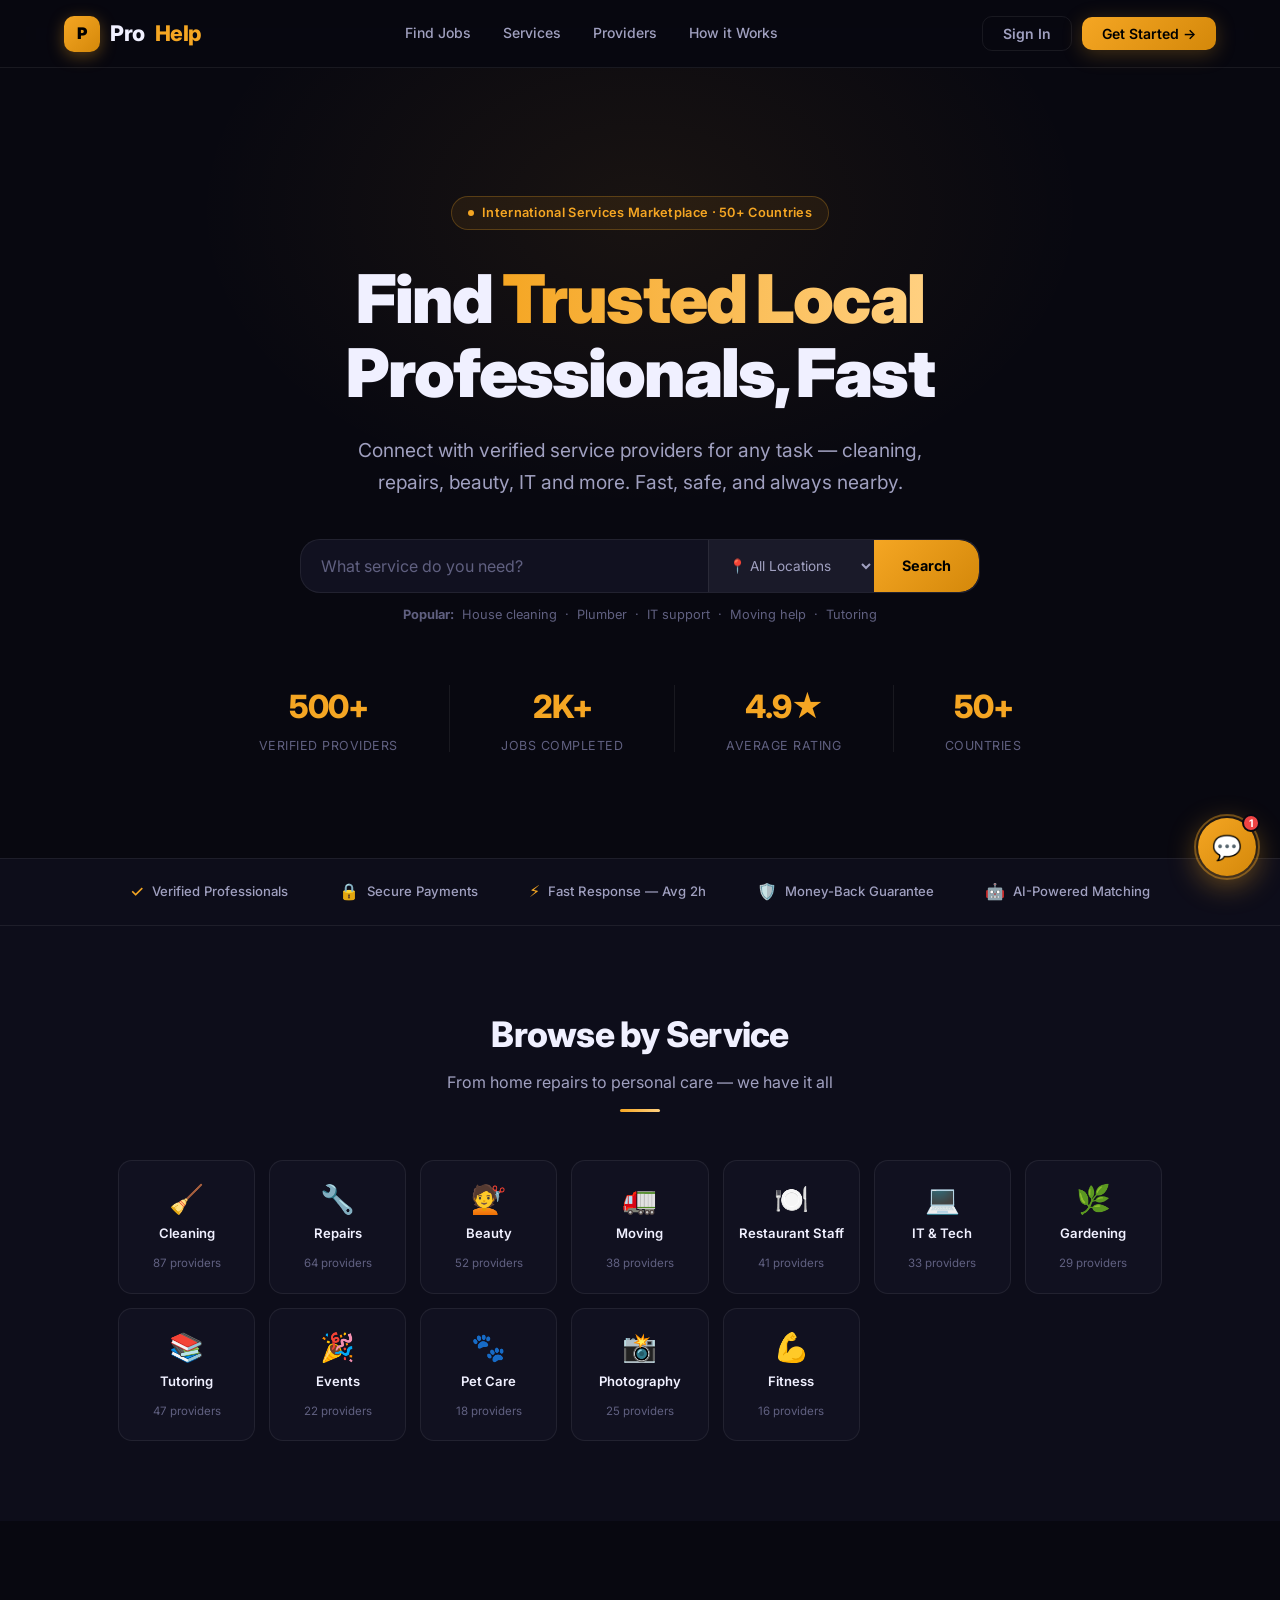
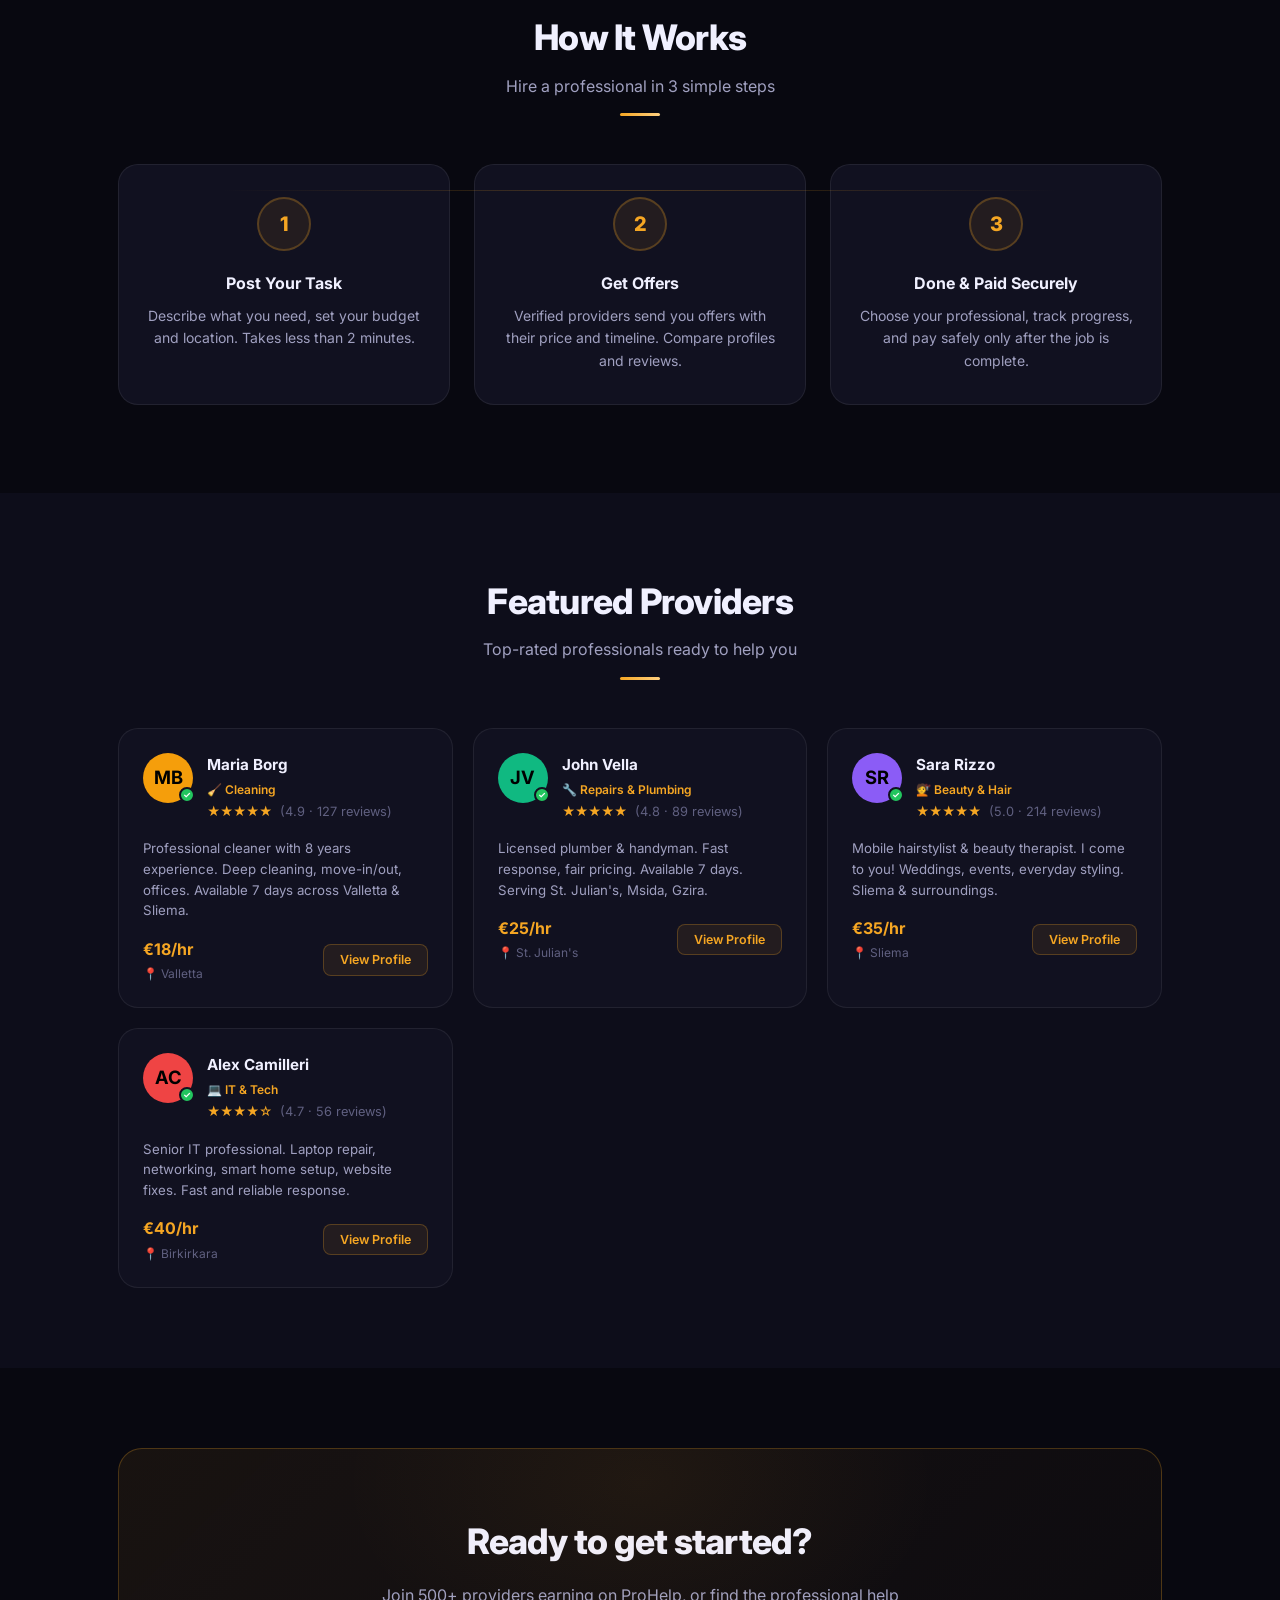
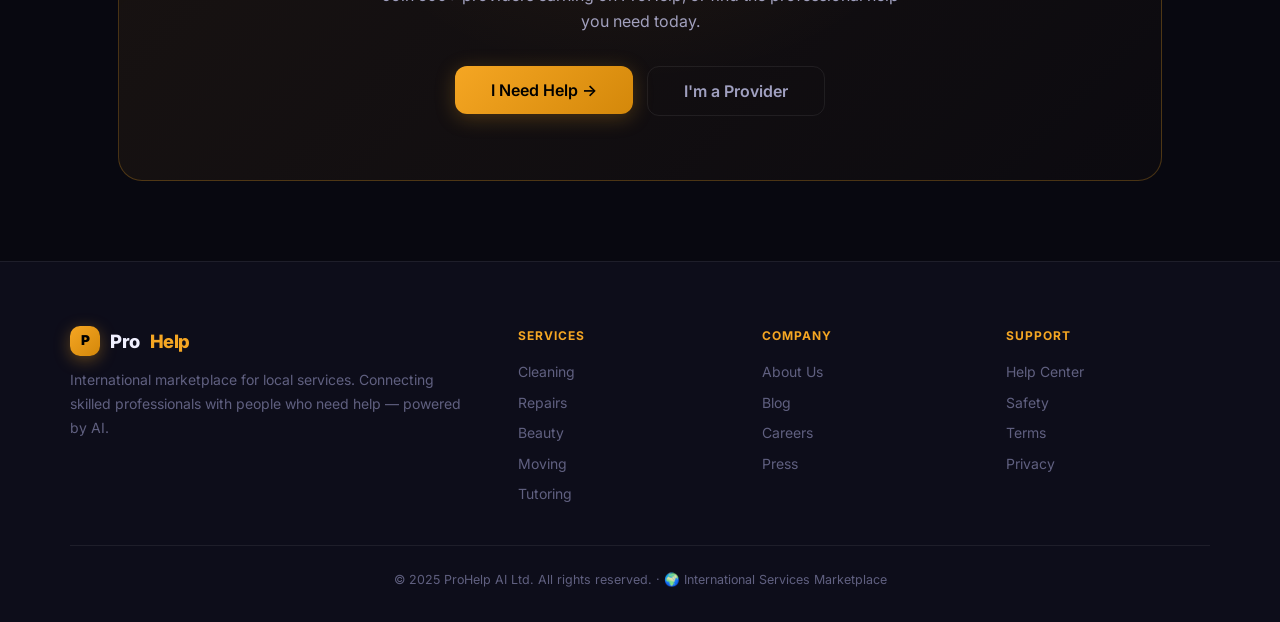
<file: marketplace/index.html>
<!DOCTYPE html>
<html lang="en">
<head>
<meta charset="UTF-8">
<meta name="viewport" content="width=device-width, initial-scale=1.0">
<title>ProHelp Marketplace — International Services Platform</title>
  <meta name="description" content="Browse the ProHelp marketplace for local services worldwide. Find professionals for any task, anywhere.">
  <meta name="robots" content="index, follow">
  <link rel="canonical" href="https://prohelp.work/marketplace/">
  <meta property="og:type" content="website">
  <meta property="og:url" content="https://prohelp.work/marketplace/">
  <meta property="og:title" content="ProHelp Marketplace — Local Services Worldwide">
  <meta property="og:description" content="Browse the ProHelp marketplace for local services worldwide. Find professionals for any task, anywhere.">
  <meta property="og:image" content="https://prohelp.work/og-image.jpg">
  <meta property="og:site_name" content="ProHelp">
  <meta name="twitter:card" content="summary_large_image">
  <meta name="twitter:title" content="ProHelp Marketplace — Local Services Worldwide">
  <meta name="twitter:description" content="Browse the ProHelp marketplace for local services worldwide. Find professionals for any task, anywhere.">
  <meta name="twitter:image" content="https://prohelp.work/og-image.jpg"><link rel="icon" href="/assets/prohelp-favicon.png"><link rel="apple-touch-icon" href="/assets/prohelp-favicon.png">
<link rel="preconnect" href="https://fonts.googleapis.com">
<link href="https://fonts.googleapis.com/css2?family=Inter:wght@300;400;500;600;700;800;900&display=swap" rel="stylesheet">
<style>
*,*::before,*::after{margin:0;padding:0;box-sizing:border-box}
:root{
  --gold:#F5A623;--gold-light:#FFD080;--gold-dark:#D4880A;
  --bg:#080810;--bg-2:#0D0D1A;--card:#111120;--card-2:#16162A;
  --border:rgba(255,255,255,0.07);--border-gold:rgba(245,166,35,0.25);
  --text:#F0F0FF;--text-2:#A0A0C0;--text-3:#606080;
  --radius:14px;--radius-lg:20px;
  --glow:0 0 40px rgba(245,166,35,0.12);
}
html{scroll-behavior:smooth}
body{font-family:'Inter',system-ui,sans-serif;background:var(--bg);color:var(--text);line-height:1.6;overflow-x:hidden}
a{color:inherit;text-decoration:none}
button{cursor:pointer;font-family:inherit}
input,select,textarea{font-family:inherit}

::-webkit-scrollbar{width:6px}
::-webkit-scrollbar-track{background:var(--bg)}
::-webkit-scrollbar-thumb{background:var(--border-gold);border-radius:3px}

@keyframes fadeInUp{from{opacity:0;transform:translateY(24px)}to{opacity:1;transform:translateY(0)}}
@keyframes shimmer{0%{background-position:-200% center}100%{background-position:200% center}}
@keyframes pulseRing{0%,100%{transform:scale(1);opacity:.6}50%{transform:scale(1.15);opacity:.2}}
@keyframes chatIn{from{opacity:0;transform:translateY(8px) scale(.97)}to{opacity:1;transform:translateY(0) scale(1)}}
@keyframes typing{0%,80%,100%{transform:scale(0);opacity:.3}40%{transform:scale(1);opacity:1}}

/* NAV */
nav{position:sticky;top:0;z-index:200;display:flex;align-items:center;justify-content:space-between;
  padding:0 clamp(1.5rem,5vw,4rem);height:68px;
  background:rgba(8,8,16,.9);backdrop-filter:blur(20px) saturate(1.5);
  border-bottom:1px solid var(--border)}
.logo{display:flex;align-items:center;gap:10px;font-size:1.35rem;font-weight:800;letter-spacing:-.5px}
.logo-icon{width:36px;height:36px;background:linear-gradient(135deg,var(--gold),var(--gold-dark));
  border-radius:10px;display:flex;align-items:center;justify-content:center;
  font-size:1rem;font-weight:900;color:#000;box-shadow:0 4px 16px rgba(245,166,35,.35)}
.logo span{color:var(--gold)}
.nav-links{display:flex;gap:2rem;font-size:.875rem;font-weight:500;color:var(--text-2)}
.nav-links a{transition:color .2s}.nav-links a:hover{color:var(--text)}
.nav-actions{display:flex;gap:.625rem;align-items:center}
.btn{display:inline-flex;align-items:center;justify-content:center;gap:.4rem;
  padding:.5rem 1.25rem;border-radius:10px;border:none;font-size:.875rem;font-weight:600;
  transition:all .2s ease;white-space:nowrap;cursor:pointer}
.btn-ghost{background:transparent;color:var(--text-2);border:1px solid var(--border)}
.btn-ghost:hover{border-color:var(--border-gold);color:var(--text)}
.btn-gold{background:linear-gradient(135deg,var(--gold),var(--gold-dark));color:#000;
  box-shadow:0 4px 20px rgba(245,166,35,.25)}
.btn-gold:hover{transform:translateY(-1px);box-shadow:0 6px 28px rgba(245,166,35,.4)}
.nav-toggle{display:none;background:none;border:1px solid var(--border);
  border-radius:8px;padding:.4rem .6rem;color:var(--text-2);font-size:1.1rem}

/* MOBILE NAV */
.mobile-nav{display:none;position:fixed;inset:0;z-index:300;background:var(--bg);
  flex-direction:column;padding:1.5rem}
.mobile-nav.open{display:flex}
.mobile-nav-close{align-self:flex-end;background:none;border:none;color:var(--text-2);font-size:1.5rem;margin-bottom:2rem}
.mobile-nav a{padding:1rem 0;font-size:1.15rem;font-weight:600;color:var(--text);border-bottom:1px solid var(--border);transition:color .2s}
.mobile-nav a:hover{color:var(--gold)}
.mobile-nav-actions{margin-top:auto;display:flex;flex-direction:column;gap:.875rem}

/* HERO */
.hero{position:relative;padding:clamp(5rem,10vw,9rem) clamp(1.5rem,5vw,4rem) clamp(4rem,8vw,7rem);
  text-align:center;overflow:hidden}
.hero::after{content:'';position:absolute;top:-20%;left:50%;transform:translateX(-50%);
  width:900px;height:600px;
  background:radial-gradient(ellipse,rgba(245,166,35,.07) 0%,transparent 70%);
  pointer-events:none;z-index:-1}
.hero-badge{display:inline-flex;align-items:center;gap:.5rem;
  background:rgba(245,166,35,.08);border:1px solid var(--border-gold);color:var(--gold);
  padding:.35rem 1rem;border-radius:50px;font-size:.8rem;font-weight:600;letter-spacing:.3px;
  margin-bottom:2rem;animation:fadeInUp .5s ease both}
.badge-dot{width:6px;height:6px;background:var(--gold);border-radius:50%;animation:pulseRing 2s infinite}
.hero h1{font-size:clamp(2.4rem,5.5vw,4.2rem);font-weight:900;line-height:1.1;
  letter-spacing:-2px;margin-bottom:1.5rem;animation:fadeInUp .5s .1s ease both}
.highlight{background:linear-gradient(90deg,var(--gold),var(--gold-light),var(--gold));
  background-size:200% auto;-webkit-background-clip:text;-webkit-text-fill-color:transparent;
  background-clip:text;animation:shimmer 3s linear infinite}
.hero-sub{font-size:clamp(1rem,2vw,1.2rem);color:var(--text-2);max-width:580px;
  margin:0 auto 2.5rem;line-height:1.7;animation:fadeInUp .5s .2s ease both}

/* SEARCH */
.search-wrap{max-width:680px;margin:0 auto 1.5rem;animation:fadeInUp .5s .3s ease both}
.search-bar{display:flex;background:var(--card);border:1px solid var(--border);
  border-radius:var(--radius-lg);overflow:hidden;transition:border-color .25s,box-shadow .25s}
.search-bar:focus-within{border-color:var(--border-gold);
  box-shadow:0 0 0 3px rgba(245,166,35,.08),var(--glow)}
.search-bar input{flex:1;background:none;border:none;padding:1rem 1.25rem;
  color:var(--text);font-size:1rem;outline:none}
.search-bar input::placeholder{color:var(--text-3)}
.search-bar select{background:rgba(255,255,255,.04);border:none;border-left:1px solid var(--border);
  color:var(--text-2);padding:0 1rem;font-size:.85rem;outline:none;cursor:pointer;min-width:130px}
.search-bar select option{background:var(--card-2)}
.btn-search{background:linear-gradient(135deg,var(--gold),var(--gold-dark));color:#000;border:none;
  padding:0 1.75rem;font-weight:700;font-size:.9rem;transition:all .2s;
  border-radius:0 var(--radius-lg) var(--radius-lg) 0;cursor:pointer}
.btn-search:hover{filter:brightness(1.1)}
.search-tags{display:flex;gap:.5rem;justify-content:center;flex-wrap:wrap;font-size:.8rem;color:var(--text-3)}
.search-tags span{cursor:pointer;transition:color .2s}.search-tags span:hover{color:var(--gold)}

/* STATS */
.hero-stats{display:flex;justify-content:center;gap:clamp(1.5rem,4vw,4rem);margin-top:3.5rem;
  animation:fadeInUp .5s .4s ease both}
.stat-item{text-align:center}
.stat-num{font-size:clamp(1.5rem,3vw,2rem);font-weight:800;color:var(--gold);letter-spacing:-1px}
.stat-label{font-size:.78rem;color:var(--text-3);margin-top:.2rem;text-transform:uppercase;letter-spacing:.5px}
.stat-div{width:1px;background:var(--border);align-self:stretch;margin:.25rem 0}

/* TRUST STRIP */
.trust-strip{padding:1.25rem 0;background:var(--bg-2);
  border-top:1px solid var(--border);border-bottom:1px solid var(--border)}
.trust-inner{display:flex;align-items:center;justify-content:center;
  gap:clamp(1.5rem,4vw,3.5rem);flex-wrap:wrap;padding:0 clamp(1.5rem,4vw,3rem)}
.trust-item{display:flex;align-items:center;gap:.5rem;font-size:.82rem;font-weight:500;
  color:var(--text-2);white-space:nowrap}
.trust-item .ti{color:var(--gold);font-size:1rem}

/* SECTIONS */
section{position:relative;z-index:1}
.container{max-width:1140px;margin:0 auto;padding:0 clamp(1.5rem,4vw,3rem)}
.section-head{text-align:center;margin-bottom:3rem}
.section-head h2{font-size:clamp(1.6rem,3vw,2.2rem);font-weight:800;letter-spacing:-.75px;margin-bottom:.5rem}
.section-head p{color:var(--text-2);font-size:1rem}
.gold-bar{width:40px;height:3px;background:linear-gradient(90deg,var(--gold),var(--gold-light));
  border-radius:2px;margin:.875rem auto 0}

/* CATEGORIES */
.categories-section{padding:5rem 0;background:var(--bg-2)}
.categories-grid{display:grid;grid-template-columns:repeat(auto-fill,minmax(130px,1fr));gap:.875rem}
.cat-card{display:flex;flex-direction:column;align-items:center;gap:.625rem;
  padding:1.5rem .75rem 1.25rem;background:var(--card);border:1px solid var(--border);
  border-radius:var(--radius);cursor:pointer;transition:all .25s;text-align:center;
  position:relative;overflow:hidden}
.cat-card::before{content:'';position:absolute;inset:0;
  background:linear-gradient(135deg,rgba(245,166,35,.06),transparent);opacity:0;transition:opacity .25s}
.cat-card:hover{border-color:var(--border-gold);transform:translateY(-4px);
  box-shadow:0 12px 32px rgba(0,0,0,.4),0 0 0 1px rgba(245,166,35,.1)}
.cat-card:hover::before{opacity:1}
.cat-icon{font-size:1.75rem;line-height:1}
.cat-name{font-size:.82rem;font-weight:600;color:var(--text)}
.cat-count{font-size:.72rem;color:var(--text-3)}

/* HOW IT WORKS */
.how-section{padding:5.5rem 0}
.steps-grid{display:grid;grid-template-columns:repeat(auto-fit,minmax(220px,1fr));gap:1.5rem;position:relative}
.steps-grid::before{content:'';position:absolute;top:26px;left:10%;right:10%;height:1px;
  background:linear-gradient(90deg,transparent,var(--border-gold),transparent)}
.step-card{text-align:center;padding:2rem 1.5rem;background:var(--card);
  border:1px solid var(--border);border-radius:var(--radius-lg);transition:all .25s}
.step-card:hover{border-color:var(--border-gold);transform:translateY(-3px);box-shadow:var(--glow)}
.step-num{width:54px;height:54px;border-radius:50%;background:rgba(245,166,35,.08);
  border:2px solid var(--border-gold);color:var(--gold);font-size:1.25rem;font-weight:800;
  display:flex;align-items:center;justify-content:center;margin:0 auto 1.25rem;position:relative;z-index:1}
.step-card h3{font-size:1rem;font-weight:700;margin-bottom:.5rem}
.step-card p{font-size:.875rem;color:var(--text-2);line-height:1.6}

/* PROVIDERS */
.providers-section{padding:5rem 0;background:var(--bg-2)}
.providers-grid{display:grid;grid-template-columns:repeat(auto-fill,minmax(260px,1fr));gap:1.25rem}
.provider-card{background:var(--card);border:1px solid var(--border);border-radius:var(--radius-lg);
  padding:1.5rem;transition:all .25s;position:relative;overflow:hidden}
.provider-card::after{content:'';position:absolute;top:0;left:0;right:0;height:2px;
  background:linear-gradient(90deg,var(--gold),var(--gold-light));opacity:0;transition:opacity .25s}
.provider-card:hover{border-color:var(--border-gold);transform:translateY(-3px);
  box-shadow:0 16px 40px rgba(0,0,0,.4)}
.provider-card:hover::after{opacity:1}
.prov-top{display:flex;gap:.875rem;align-items:flex-start;margin-bottom:1rem}
.prov-avatar{width:50px;height:50px;border-radius:50%;display:flex;align-items:center;justify-content:center;
  font-size:1.15rem;font-weight:700;color:#000;flex-shrink:0;position:relative}
.prov-verified{position:absolute;bottom:0;right:-2px;width:16px;height:16px;background:#22C55E;
  border-radius:50%;border:2px solid var(--card);display:flex;align-items:center;justify-content:center;
  font-size:.55rem;color:#fff}
.prov-name{font-size:.95rem;font-weight:700}
.prov-cat{font-size:.75rem;color:var(--gold);font-weight:600;margin-top:.15rem}
.prov-stars{font-size:.8rem;color:var(--gold);margin-top:.2rem}
.prov-stars span{color:var(--text-3);margin-left:.25rem}
.prov-bio{font-size:.83rem;color:var(--text-2);margin-bottom:1rem;line-height:1.55}
.prov-footer{display:flex;justify-content:space-between;align-items:center}
.prov-rate{font-size:1rem;font-weight:700;color:var(--gold)}
.prov-loc{font-size:.75rem;color:var(--text-3);margin-top:.1rem}
.btn-outline-sm{padding:.45rem 1rem;border-radius:8px;background:rgba(245,166,35,.08);
  color:var(--gold);border:1px solid var(--border-gold);font-size:.78rem;font-weight:600;transition:all .2s}
.btn-outline-sm:hover{background:var(--gold);color:#000}

/* CTA */
.cta-section{padding:5rem 0}
.cta-card{background:linear-gradient(135deg,rgba(245,166,35,.07),rgba(245,166,35,.02));
  border:1px solid var(--border-gold);border-radius:24px;
  padding:clamp(2.5rem,5vw,4rem) clamp(1.5rem,4vw,3rem);text-align:center;position:relative;overflow:hidden}
.cta-card::before{content:'';position:absolute;top:-50%;left:50%;transform:translateX(-50%);
  width:600px;height:400px;background:radial-gradient(ellipse,rgba(245,166,35,.06),transparent 70%)}
.cta-card h2{font-size:clamp(1.6rem,3vw,2.2rem);font-weight:800;letter-spacing:-.75px;margin-bottom:.875rem}
.cta-card p{color:var(--text-2);max-width:520px;margin:0 auto 2rem}
.cta-btns{display:flex;gap:.875rem;justify-content:center;flex-wrap:wrap}
.btn-lg{padding:.875rem 2.25rem;font-size:1rem;border-radius:12px}

/* FOOTER */
footer{background:var(--bg-2);border-top:1px solid var(--border);
  padding:clamp(2.5rem,5vw,4rem) clamp(1.5rem,4vw,3rem) 2rem}
.footer-grid{display:grid;grid-template-columns:2fr 1fr 1fr 1fr;gap:2.5rem;
  max-width:1140px;margin:0 auto 2rem}
.footer-brand p{color:var(--text-3);font-size:.875rem;margin-top:.75rem;line-height:1.7}
.footer-col h4{font-size:.75rem;font-weight:700;text-transform:uppercase;letter-spacing:1px;
  color:var(--gold);margin-bottom:1rem}
.footer-col a{display:block;color:var(--text-3);font-size:.875rem;margin-bottom:.5rem;transition:color .2s}
.footer-col a:hover{color:var(--text)}
.footer-bottom{border-top:1px solid var(--border);padding-top:1.5rem;
  text-align:center;color:var(--text-3);font-size:.78rem;max-width:1140px;margin:0 auto}

/* CHATBOT */
#chat-widget{position:fixed;bottom:1.5rem;right:1.5rem;z-index:9999;
  display:flex;flex-direction:column;align-items:flex-end}
#chat-btn{width:58px;height:58px;border-radius:50%;
  background:linear-gradient(135deg,var(--gold),var(--gold-dark));
  border:none;color:#000;font-size:1.5rem;display:flex;align-items:center;justify-content:center;
  box-shadow:0 8px 30px rgba(245,166,35,.45);transition:all .25s;position:relative}
#chat-btn:hover{transform:scale(1.08);box-shadow:0 10px 36px rgba(245,166,35,.55)}
.pulse{position:absolute;inset:-4px;border-radius:50%;border:2px solid var(--gold);
  opacity:.4;animation:pulseRing 2.5s infinite;pointer-events:none}
#chat-badge{position:absolute;top:-4px;right:-4px;width:18px;height:18px;border-radius:50%;
  background:#EF4444;color:#fff;font-size:.65rem;font-weight:700;
  display:flex;align-items:center;justify-content:center;border:2px solid var(--bg)}
#chat-window{width:360px;height:520px;background:var(--card);border:1px solid var(--border);
  border-radius:20px;display:flex;flex-direction:column;overflow:hidden;
  margin-bottom:.875rem;box-shadow:0 24px 64px rgba(0,0,0,.6),0 0 0 1px rgba(245,166,35,.08);
  animation:chatIn .3s ease both;transform-origin:bottom right}
#chat-window.hidden{display:none}
.chat-header{padding:1rem 1.25rem;
  background:linear-gradient(135deg,rgba(245,166,35,.12),rgba(245,166,35,.04));
  border-bottom:1px solid var(--border);display:flex;align-items:center;gap:.75rem}
.chat-avatar{width:38px;height:38px;border-radius:50%;
  background:linear-gradient(135deg,var(--gold),var(--gold-dark));
  display:flex;align-items:center;justify-content:center;font-size:1.1rem;color:#000;flex-shrink:0;
  box-shadow:0 4px 12px rgba(245,166,35,.3)}
.chat-header-info{flex:1}
.chat-header-info h4{font-size:.9rem;font-weight:700}
.chat-online{display:flex;align-items:center;gap:.35rem;font-size:.72rem;color:#22C55E;margin-top:.1rem}
.chat-online-dot{width:7px;height:7px;border-radius:50%;background:#22C55E;animation:pulseRing 2s infinite}
.chat-close{background:none;border:none;color:var(--text-3);font-size:1.2rem;padding:.2rem;
  transition:color .2s;line-height:1;cursor:pointer}
.chat-close:hover{color:var(--text)}
.chat-messages{flex:1;overflow-y:auto;padding:1rem;display:flex;flex-direction:column;
  gap:.75rem;scroll-behavior:smooth}
.chat-messages::-webkit-scrollbar{width:4px}
.chat-messages::-webkit-scrollbar-thumb{background:var(--border);border-radius:2px}
.msg{max-width:85%;padding:.65rem .9rem;border-radius:14px;font-size:.855rem;line-height:1.5;
  animation:chatIn .25s ease both}
.msg-bot{align-self:flex-start;background:var(--card-2);border:1px solid var(--border);
  border-bottom-left-radius:4px;color:var(--text)}
.msg-user{align-self:flex-end;background:linear-gradient(135deg,var(--gold),var(--gold-dark));
  color:#000;font-weight:500;border-bottom-right-radius:4px}
.quick-replies{display:flex;flex-wrap:wrap;gap:.4rem;margin-top:.5rem}
.qr-btn{padding:.3rem .75rem;border-radius:20px;background:rgba(245,166,35,.08);
  border:1px solid var(--border-gold);color:var(--gold);font-size:.77rem;font-weight:600;
  cursor:pointer;transition:all .2s}
.qr-btn:hover{background:var(--gold);color:#000}
.typing-indicator{display:flex;gap:4px;align-items:center;padding:.5rem .75rem}
.typing-indicator span{width:7px;height:7px;border-radius:50%;background:var(--text-3);
  animation:typing 1.2s infinite}
.typing-indicator span:nth-child(2){animation-delay:.2s}
.typing-indicator span:nth-child(3){animation-delay:.4s}
.chat-input-row{padding:.875rem;border-top:1px solid var(--border);
  display:flex;gap:.5rem;align-items:flex-end}
#chat-input{flex:1;background:var(--bg-2);border:1px solid var(--border);border-radius:10px;
  color:var(--text);padding:.6rem .875rem;font-size:.875rem;outline:none;resize:none;
  max-height:100px;min-height:40px;transition:border-color .2s}
#chat-input:focus{border-color:var(--border-gold)}
#chat-input::placeholder{color:var(--text-3)}
#chat-send{width:38px;height:38px;border-radius:10px;
  background:linear-gradient(135deg,var(--gold),var(--gold-dark));
  border:none;color:#000;font-size:.9rem;display:flex;align-items:center;justify-content:center;
  flex-shrink:0;transition:all .2s;cursor:pointer}
#chat-send:hover{transform:scale(1.05)}

/* RESPONSIVE */
@media(max-width:900px){.footer-grid{grid-template-columns:1fr 1fr}}
@media(max-width:768px){
  .nav-links{display:none}.nav-toggle{display:block}
  .stat-div{display:none}.hero-stats{gap:1.5rem;flex-wrap:wrap}
  .steps-grid::before{display:none}
  .footer-grid{grid-template-columns:1fr}
  .search-bar select{display:none}
  #chat-window{width:calc(100vw - 2rem)}
}
@media(max-width:480px){
  .categories-grid{grid-template-columns:repeat(3,1fr)}
  .cta-btns{flex-direction:column;align-items:stretch}
}
</style>
</head>
<body>

<!-- MOBILE NAV -->
<div class="mobile-nav" id="mobileNav">
  <button class="mobile-nav-close" onclick="closeMobileNav()">✕</button>
  <a href="orders.html">Find Jobs</a>
  <a href="#categories">Services</a>
  <a href="#providers">Providers</a>
  <a href="#how-it-works">How it Works</a>
  <div class="mobile-nav-actions">
    <a href="register.html"><button class="btn btn-ghost" style="width:100%;justify-content:center;padding:.875rem;">Sign In</button></a>
    <a href="register.html?role=client"><button class="btn btn-gold" style="width:100%;justify-content:center;padding:.875rem;">Get Started Free</button></a>
  </div>
</div>

<!-- NAV -->
<nav>
  <div class="logo">
    <div class="logo-icon">P</div>
    Pro<span>Help</span>
  </div>
  <div class="nav-links">
    <a href="orders.html">Find Jobs</a>
    <a href="#categories">Services</a>
    <a href="#providers">Providers</a>
    <a href="#how-it-works">How it Works</a>
  </div>
  <div class="nav-actions">
    <a href="register.html"><button class="btn btn-ghost">Sign In</button></a>
    <a href="register.html?role=client"><button class="btn btn-gold">Get Started &rarr;</button></a>
    <button class="nav-toggle" onclick="openMobileNav()">&#9776;</button>
  </div>
</nav>

<!-- HERO -->
<section class="hero">
  <div class="hero-badge">
    <span class="badge-dot"></span>
    International Services Marketplace &middot; 50+ Countries
  </div>
  <h1>Find <span class="highlight">Trusted Local</span><br>Professionals, Fast</h1>
  <p class="hero-sub">Connect with verified service providers for any task &mdash; cleaning, repairs, beauty, IT and more. Fast, safe, and always nearby.</p>
  <div class="search-wrap">
    <div class="search-bar">
      <input type="text" id="searchInput" placeholder="What service do you need?" />
      <select id="locationSelect">
        <option value="">&#128205; All Locations</option>
        <option value="valletta">Valletta, Malta</option>
        <option value="sliema">Sliema, Malta</option>
        <option value="stjulians">St. Julian&apos;s, Malta</option>
        <option value="msida">Msida, Malta</option>
        <option value="birkirkara">Birkirkara, Malta</option>
      </select>
      <button class="btn-search" onclick="handleSearch()">Search</button>
    </div>
    <div class="search-tags" style="margin-top:.75rem;">
      <strong>Popular:</strong>
      <span onclick="quickSearch(&apos;House cleaning&apos;)">House cleaning</span> &middot;
      <span onclick="quickSearch(&apos;Plumber&apos;)">Plumber</span> &middot;
      <span onclick="quickSearch(&apos;IT support&apos;)">IT support</span> &middot;
      <span onclick="quickSearch(&apos;Moving help&apos;)">Moving help</span> &middot;
      <span onclick="quickSearch(&apos;Tutoring&apos;)">Tutoring</span>
    </div>
  </div>
  <div class="hero-stats">
    <div class="stat-item"><div class="stat-num">500+</div><div class="stat-label">Verified Providers</div></div>
    <div class="stat-div"></div>
    <div class="stat-item"><div class="stat-num">2K+</div><div class="stat-label">Jobs Completed</div></div>
    <div class="stat-div"></div>
    <div class="stat-item"><div class="stat-num">4.9&#9733;</div><div class="stat-label">Average Rating</div></div>
    <div class="stat-div"></div>
    <div class="stat-item"><div class="stat-num">50+</div><div class="stat-label">Countries</div></div>
  </div>
</section>

<!-- TRUST STRIP -->
<div class="trust-strip">
  <div class="trust-inner">
    <div class="trust-item"><span class="ti">&#10003;</span> Verified Professionals</div>
    <div class="trust-item"><span class="ti">&#128274;</span> Secure Payments</div>
    <div class="trust-item"><span class="ti">&#9889;</span> Fast Response &mdash; Avg 2h</div>
    <div class="trust-item"><span class="ti">&#128737;&#65039;</span> Money-Back Guarantee</div>
    <div class="trust-item"><span class="ti">&#129302;</span> AI-Powered Matching</div>
  </div>
</div>

<!-- CATEGORIES -->
<section class="categories-section" id="categories">
  <div class="container">
    <div class="section-head">
      <h2>Browse by Service</h2>
      <p>From home repairs to personal care &mdash; we have it all</p>
      <div class="gold-bar"></div>
    </div>
    <div class="categories-grid">
      <div class="cat-card" onclick="location.href='orders.html?cat=cleaning'"><div class="cat-icon">&#129529;</div><div class="cat-name">Cleaning</div><div class="cat-count">87 providers</div></div>
      <div class="cat-card" onclick="location.href='orders.html?cat=repairs'"><div class="cat-icon">&#128295;</div><div class="cat-name">Repairs</div><div class="cat-count">64 providers</div></div>
      <div class="cat-card" onclick="location.href='orders.html?cat=beauty'"><div class="cat-icon">&#128135;</div><div class="cat-name">Beauty</div><div class="cat-count">52 providers</div></div>
      <div class="cat-card" onclick="location.href='orders.html?cat=moving'"><div class="cat-icon">&#128667;</div><div class="cat-name">Moving</div><div class="cat-count">38 providers</div></div>
      <div class="cat-card" onclick="location.href='orders.html?cat=restaurant'"><div class="cat-icon">&#127869;&#65039;</div><div class="cat-name">Restaurant Staff</div><div class="cat-count">41 providers</div></div>
      <div class="cat-card" onclick="location.href='orders.html?cat=it'"><div class="cat-icon">&#128187;</div><div class="cat-name">IT &amp; Tech</div><div class="cat-count">33 providers</div></div>
      <div class="cat-card" onclick="location.href='orders.html?cat=gardening'"><div class="cat-icon">&#127807;</div><div class="cat-name">Gardening</div><div class="cat-count">29 providers</div></div>
      <div class="cat-card" onclick="location.href='orders.html?cat=tutoring'"><div class="cat-icon">&#128218;</div><div class="cat-name">Tutoring</div><div class="cat-count">47 providers</div></div>
      <div class="cat-card" onclick="location.href='orders.html?cat=events'"><div class="cat-icon">&#127881;</div><div class="cat-name">Events</div><div class="cat-count">22 providers</div></div>
      <div class="cat-card" onclick="location.href='orders.html?cat=pet'"><div class="cat-icon">&#128062;</div><div class="cat-name">Pet Care</div><div class="cat-count">18 providers</div></div>
      <div class="cat-card" onclick="location.href='orders.html?cat=photography'"><div class="cat-icon">&#128248;</div><div class="cat-name">Photography</div><div class="cat-count">25 providers</div></div>
      <div class="cat-card" onclick="location.href='orders.html?cat=fitness'"><div class="cat-icon">&#128170;</div><div class="cat-name">Fitness</div><div class="cat-count">16 providers</div></div>
    </div>
  </div>
</section>

<!-- HOW IT WORKS -->
<section class="how-section" id="how-it-works">
  <div class="container">
    <div class="section-head">
      <h2>How It Works</h2>
      <p>Hire a professional in 3 simple steps</p>
      <div class="gold-bar"></div>
    </div>
    <div class="steps-grid">
      <div class="step-card">
        <div class="step-num">1</div>
        <h3>Post Your Task</h3>
        <p>Describe what you need, set your budget and location. Takes less than 2 minutes.</p>
      </div>
      <div class="step-card">
        <div class="step-num">2</div>
        <h3>Get Offers</h3>
        <p>Verified providers send you offers with their price and timeline. Compare profiles and reviews.</p>
      </div>
      <div class="step-card">
        <div class="step-num">3</div>
        <h3>Done &amp; Paid Securely</h3>
        <p>Choose your professional, track progress, and pay safely only after the job is complete.</p>
      </div>
    </div>
  </div>
</section>

<!-- PROVIDERS -->
<section class="providers-section" id="providers">
  <div class="container">
    <div class="section-head">
      <h2>Featured Providers</h2>
      <p>Top-rated professionals ready to help you</p>
      <div class="gold-bar"></div>
    </div>
    <div class="providers-grid">
      <div class="provider-card">
        <div class="prov-top">
          <div class="prov-avatar" style="background:#F59E0B;">MB<div class="prov-verified">&#10003;</div></div>
          <div><div class="prov-name">Maria Borg</div><div class="prov-cat">&#129529; Cleaning</div><div class="prov-stars">&#9733;&#9733;&#9733;&#9733;&#9733; <span>(4.9 &middot; 127 reviews)</span></div></div>
        </div>
        <p class="prov-bio">Professional cleaner with 8 years experience. Deep cleaning, move-in/out, offices. Available 7 days across Valletta &amp; Sliema.</p>
        <div class="prov-footer"><div><div class="prov-rate">&euro;18/hr</div><div class="prov-loc">&#128205; Valletta</div></div><button class="btn-outline-sm">View Profile</button></div>
      </div>
      <div class="provider-card">
        <div class="prov-top">
          <div class="prov-avatar" style="background:#10B981;">JV<div class="prov-verified">&#10003;</div></div>
          <div><div class="prov-name">John Vella</div><div class="prov-cat">&#128295; Repairs &amp; Plumbing</div><div class="prov-stars">&#9733;&#9733;&#9733;&#9733;&#9733; <span>(4.8 &middot; 89 reviews)</span></div></div>
        </div>
        <p class="prov-bio">Licensed plumber &amp; handyman. Fast response, fair pricing. Available 7 days. Serving St. Julian&apos;s, Msida, Gzira.</p>
        <div class="prov-footer"><div><div class="prov-rate">&euro;25/hr</div><div class="prov-loc">&#128205; St. Julian&apos;s</div></div><button class="btn-outline-sm">View Profile</button></div>
      </div>
      <div class="provider-card">
        <div class="prov-top">
          <div class="prov-avatar" style="background:#8B5CF6;">SR<div class="prov-verified">&#10003;</div></div>
          <div><div class="prov-name">Sara Rizzo</div><div class="prov-cat">&#128135; Beauty &amp; Hair</div><div class="prov-stars">&#9733;&#9733;&#9733;&#9733;&#9733; <span>(5.0 &middot; 214 reviews)</span></div></div>
        </div>
        <p class="prov-bio">Mobile hairstylist &amp; beauty therapist. I come to you! Weddings, events, everyday styling. Sliema &amp; surroundings.</p>
        <div class="prov-footer"><div><div class="prov-rate">&euro;35/hr</div><div class="prov-loc">&#128205; Sliema</div></div><button class="btn-outline-sm">View Profile</button></div>
      </div>
      <div class="provider-card">
        <div class="prov-top">
          <div class="prov-avatar" style="background:#EF4444;">AC<div class="prov-verified">&#10003;</div></div>
          <div><div class="prov-name">Alex Camilleri</div><div class="prov-cat">&#128187; IT &amp; Tech</div><div class="prov-stars">&#9733;&#9733;&#9733;&#9733;&#9734; <span>(4.7 &middot; 56 reviews)</span></div></div>
        </div>
        <p class="prov-bio">Senior IT professional. Laptop repair, networking, smart home setup, website fixes. Fast and reliable response.</p>
        <div class="prov-footer"><div><div class="prov-rate">&euro;40/hr</div><div class="prov-loc">&#128205; Birkirkara</div></div><button class="btn-outline-sm">View Profile</button></div>
      </div>
    </div>
  </div>
</section>

<!-- CTA -->
<section class="cta-section">
  <div class="container">
    <div class="cta-card">
      <h2>Ready to get started?</h2>
      <p>Join 500+ providers earning on ProHelp, or find the professional help you need today.</p>
      <div class="cta-btns">
        <a href="register.html?role=client"><button class="btn btn-gold btn-lg">I Need Help &rarr;</button></a>
        <a href="register.html?role=provider"><button class="btn btn-ghost btn-lg">I&apos;m a Provider</button></a>
      </div>
    </div>
  </div>
</section>

<!-- FOOTER -->
<footer>
  <div class="footer-grid">
    <div class="footer-brand">
      <div class="logo" style="font-size:1.15rem;">
        <div class="logo-icon" style="width:30px;height:30px;font-size:.85rem;">P</div>
        Pro<span>Help</span>
      </div>
      <p>International marketplace for local services. Connecting skilled professionals with people who need help &mdash; powered by AI.</p>
    </div>
    <div class="footer-col">
      <h4>Services</h4>
      <a href="#">Cleaning</a><a href="#">Repairs</a><a href="#">Beauty</a><a href="#">Moving</a><a href="#">Tutoring</a>
    </div>
    <div class="footer-col">
      <h4>Company</h4>
      <a href="#">About Us</a><a href="#">Blog</a><a href="#">Careers</a><a href="#">Press</a>
    </div>
    <div class="footer-col">
      <h4>Support</h4>
      <a href="#">Help Center</a><a href="#">Safety</a><a href="#">Terms</a><a href="#">Privacy</a>
    </div>
  </div>
  <div class="footer-bottom">&copy; 2025 ProHelp AI Ltd. All rights reserved. &middot; &#127757; International Services Marketplace</div>
</footer>

<!-- AI CHATBOT -->
<div id="chat-widget">
  <div id="chat-window" class="hidden">
    <div class="chat-header">
      <div class="chat-avatar">&#129302;</div>
      <div class="chat-header-info">
        <h4>ProHelp AI Assistant</h4>
        <div class="chat-online"><div class="chat-online-dot"></div>Online &middot; Powered by AI</div>
      </div>
      <button class="chat-close" onclick="toggleChat()">&#10005;</button>
    </div>
    <div class="chat-messages" id="chatMessages"></div>
    <div class="chat-input-row">
      <textarea id="chat-input" placeholder="Ask me anything..." rows="1"
        onkeydown="handleChatKey(event)" oninput="autoResize(this)"></textarea>
      <button id="chat-send" onclick="sendMessage()">&#10148;</button>
    </div>
  </div>
  <button id="chat-btn" onclick="toggleChat()">
    <div class="pulse"></div>
    <span id="chatBtnIcon">&#128172;</span>
    <div id="chat-badge">1</div>
  </button>
</div>

<script>
var API_CHAT = '/api/chatbot/message';
var chatOpen = false, chatHistory = [], isTyping = false, initialized = false;

function openMobileNav()  { document.getElementById('mobileNav').classList.add('open'); }
function closeMobileNav() { document.getElementById('mobileNav').classList.remove('open'); }

function quickSearch(term) { document.getElementById('searchInput').value = term; handleSearch(); }
function handleSearch() {
  var q = document.getElementById('searchInput').value.trim();
  var loc = document.getElementById('locationSelect').value;
  if (!q) return;
  var url = 'orders.html?q=' + encodeURIComponent(q);
  if (loc) url += '&location=' + loc;
  location.href = url;
}
document.getElementById('searchInput').addEventListener('keydown', function(e) { if (e.key === 'Enter') handleSearch(); });

function toggleChat() {
  chatOpen = !chatOpen;
  var win = document.getElementById('chat-window');
  var icon = document.getElementById('chatBtnIcon');
  var badge = document.getElementById('chat-badge');
  if (chatOpen) {
    win.classList.remove('hidden');
    icon.innerHTML = '&#10005;';
    badge.style.display = 'none';
    if (!initialized) initChat();
    setTimeout(function() { document.getElementById('chat-input').focus(); }, 100);
  } else {
    win.classList.add('hidden');
    icon.innerHTML = '&#128172;';
  }
}

function initChat() {
  initialized = true;
  appendBotMessage('Hi! I'm the <strong>ProHelp AI Assistant</strong>.<br><br>I can help you find the right professional, explain how the marketplace works, or guide you through posting a task.<br><br>What do you need help with?',
    ['Find a cleaner', 'How does it work?', 'Post a task', 'Pricing info']);
}

function appendBotMessage(html, quickReplies) {
  var c = document.getElementById('chatMessages');
  var d = document.createElement('div');
  d.className = 'msg msg-bot';
  d.innerHTML = html;
  if (quickReplies && quickReplies.length) {
    var qr = document.createElement('div');
    qr.className = 'quick-replies';
    quickReplies.forEach(function(txt) {
      var b = document.createElement('button');
      b.className = 'qr-btn';
      b.textContent = txt;
      b.onclick = function() { sendWithText(txt); };
      qr.appendChild(b);
    });
    d.appendChild(qr);
  }
  c.appendChild(d);
  scrollBottom();
}

function appendUserMessage(text) {
  var c = document.getElementById('chatMessages');
  var d = document.createElement('div');
  d.className = 'msg msg-user';
  d.textContent = text;
  c.appendChild(d);
  scrollBottom();
}

function showTyping() {
  var c = document.getElementById('chatMessages');
  var d = document.createElement('div');
  d.className = 'msg msg-bot'; d.id = 'typing-bubble';
  d.innerHTML = '<div class="typing-indicator"><span></span><span></span><span></span></div>';
  c.appendChild(d); scrollBottom();
}
function hideTyping() { var e = document.getElementById('typing-bubble'); if (e) e.remove(); }
function scrollBottom() { var c = document.getElementById('chatMessages'); setTimeout(function(){ c.scrollTop = c.scrollHeight; }, 50); }

function sendWithText(text) { document.getElementById('chat-input').value = text; sendMessage(); }

function sendMessage() {
  if (isTyping) return;
  var input = document.getElementById('chat-input');
  var text = input.value.trim();
  if (!text) return;
  input.value = ''; input.style.height = 'auto';
  appendUserMessage(text);
  chatHistory.push({ role: 'user', content: text });
  isTyping = true; showTyping();

  fetch(API_CHAT, {
    method: 'POST',
    headers: { 'Content-Type': 'application/json' },
    body: JSON.stringify({ message: text, history: chatHistory.slice(-10) })
  }).then(function(r) {
    hideTyping();
    if (!r.ok) throw new Error('api');
    return r.json();
  }).then(function(data) {
    var reply = data.response || data.message || data.reply || data.text || JSON.stringify(data);
    chatHistory.push({ role: 'assistant', content: reply });
    appendBotMessage(reply.replace(/\n/g,'<br>').replace(/\*\*(.*?)\*\*/g,'<strong>$1</strong>'));
  }).catch(function() {
    hideTyping();
    var fb = getFallback(text);
    chatHistory.push({ role: 'assistant', content: fb });
    appendBotMessage(fb);
  }).finally(function() { isTyping = false; });
}

function getFallback(msg) {
  var m = msg.toLowerCase();
  if (m.indexOf('clean') > -1) return '&#129529; We have 87+ professional cleaners available. Use the search above or post a task to get offers!';
  if (m.indexOf('repair') > -1 || m.indexOf('plumb') > -1) return '&#128295; 64+ verified repair professionals available. Post a task for free and get multiple offers within hours!';
  if (m.indexOf('price') > -1 || m.indexOf('cost') > -1 || m.indexOf('how much') > -1) return '&#128176; Pricing varies: cleaners ~&euro;15-25/hr, repairs ~&euro;20-40/hr, IT support ~&euro;30-50/hr. Post a task and get competitive offers!';
  if ((m.indexOf('how') > -1) && (m.indexOf('work') > -1 || m.indexOf('start') > -1)) return '&#129351; It's simple: 1&#65039;&#8419; Post your task free &rarr; 2&#65039;&#8419; Receive offers from verified providers &rarr; 3&#65039;&#8419; Pay securely after the job is done!';
  if (m.indexOf('post') > -1 || m.indexOf('task') > -1) return '&#128221; Click <strong>Get Started</strong> at the top of the page. Posting is free and takes under 2 minutes!';
  if (m.indexOf('register') > -1 || m.indexOf('sign') > -1 || m.indexOf('account') > -1) return 'Creating an account is free! Click <strong>Get Started</strong> in the navigation to register as a client or provider.';
  return 'I'm here to help you find the right professional on ProHelp! Browse services, post a task, or search for a specific provider. What would you like to do?';
}

function handleChatKey(e) { if (e.key === 'Enter' && !e.shiftKey) { e.preventDefault(); sendMessage(); } }
function autoResize(el) { el.style.height = 'auto'; el.style.height = Math.min(el.scrollHeight, 100) + 'px'; }
</script>
</body>
</html>
</file>
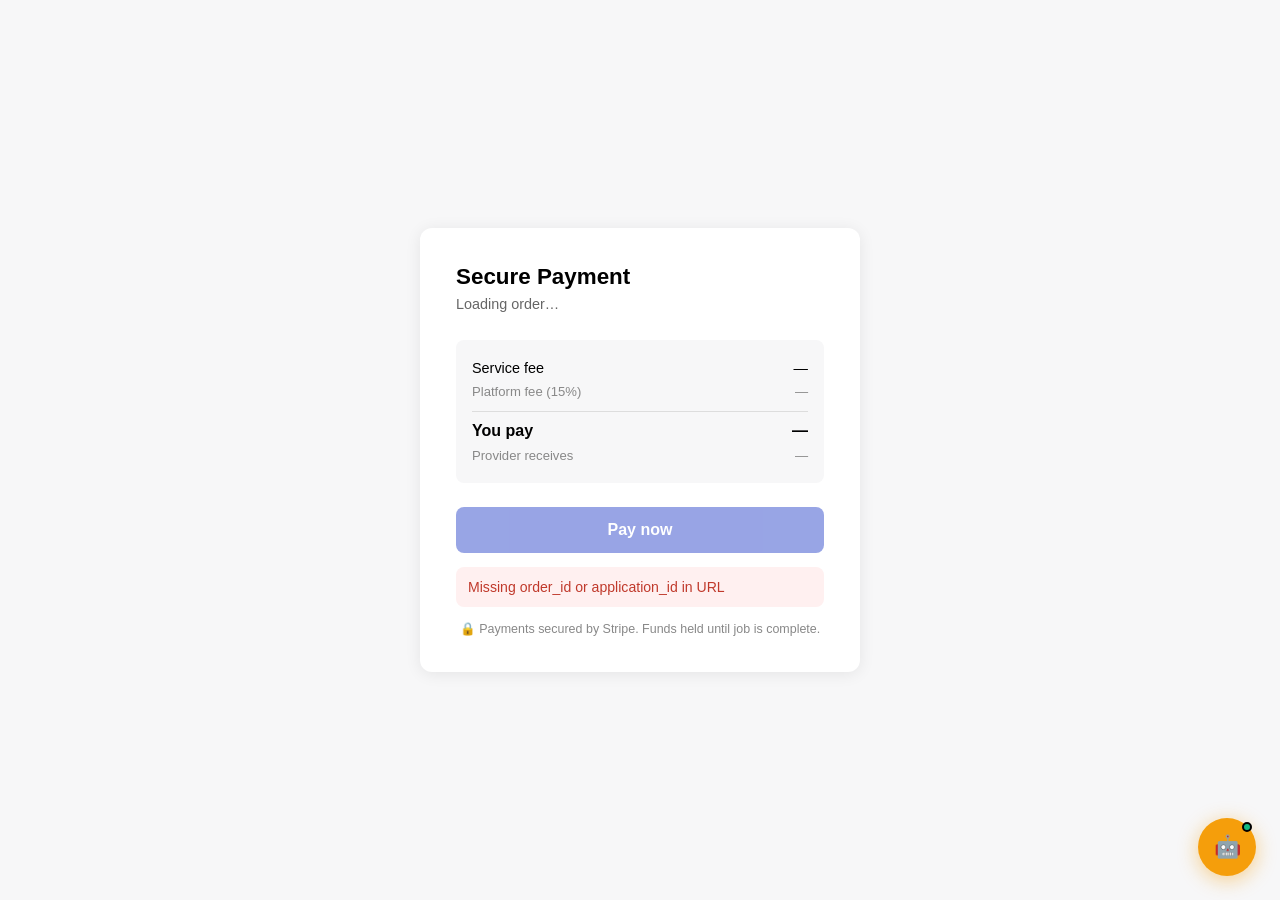
<file: payment.html>
<!DOCTYPE html>
<html lang="en">
<head>
<link rel="icon" type="image/png" href="/assets/prohelp-favicon.png">
<link rel="apple-touch-icon" href="/assets/prohelp-favicon.png">

<meta charset="UTF-8">
<meta name="viewport" content="width=device-width, initial-scale=1.0">
<title>Secure Payment — ProHelp</title>
  <meta name="description" content="Complete your secure payment on ProHelp. Fast, safe, and protected.">
  <meta name="robots" content="index, follow">
  <link rel="canonical" href="https://prohelp.work/payment.html">
  <meta property="og:type" content="website">
  <meta property="og:url" content="https://prohelp.work/payment.html">
  <meta property="og:title" content="Secure Payment — ProHelp">
  <meta property="og:description" content="Complete your secure payment on ProHelp. Fast, safe, and protected.">
  <meta property="og:image" content="https://prohelp.work/og-image.jpg">
  <meta property="og:site_name" content="ProHelp">
  <meta name="twitter:card" content="summary_large_image">
  <meta name="twitter:title" content="Secure Payment — ProHelp">
  <meta name="twitter:description" content="Complete your secure payment on ProHelp. Fast, safe, and protected.">
  <meta name="twitter:image" content="https://prohelp.work/og-image.jpg"><script src="https://js.stripe.com/v3/"></script>
<style>
  * { box-sizing: border-box; margin: 0; padding: 0; }
  body { font-family: -apple-system, BlinkMacSystemFont, 'Segoe UI', sans-serif; background: #f7f7f8; display: flex; align-items: center; justify-content: center; min-height: 100vh; }
  .card { background: #fff; border-radius: 12px; padding: 36px; max-width: 440px; width: 100%; box-shadow: 0 2px 16px rgba(0,0,0,.08); }
  h1 { font-size: 1.4rem; margin-bottom: 6px; }
  .subtitle { color: #666; font-size: .9rem; margin-bottom: 28px; }
  .breakdown { background: #f7f7f8; border-radius: 8px; padding: 16px; margin-bottom: 24px; }
  .row { display: flex; justify-content: space-between; font-size: .9rem; padding: 4px 0; }
  .row.total { font-weight: 700; font-size: 1rem; border-top: 1px solid #ddd; margin-top: 8px; padding-top: 10px; }
  .row.fee { color: #888; font-size: .82rem; }
  #payment-element { margin-bottom: 20px; }
  button { width: 100%; padding: 14px; background: #5469d4; color: #fff; border: none; border-radius: 8px; font-size: 1rem; font-weight: 600; cursor: pointer; }
  button:disabled { opacity: .6; cursor: not-allowed; }
  #message { margin-top: 14px; padding: 12px; border-radius: 8px; font-size: .88rem; display: none; }
  #message.error { background: #fff0f0; color: #c0392b; display: block; }
  #message.success { background: #f0fff4; color: #27ae60; display: block; }
  .lock { font-size: .78rem; color: #888; text-align: center; margin-top: 14px; }
</style>
<!-- Google Analytics -->
<script async src="https://www.googletagmanager.com/gtag/js?id=G-PROHELP001"></script>
<script>window.dataLayer=window.dataLayer||[];function gtag(){dataLayer.push(arguments);}gtag("js",new Date());gtag("config","G-PROHELP001");</script>
</head>
<body>
<div class="card">
  <h1>Secure Payment</h1>
  <p class="subtitle" id="order-title">Loading order…</p>

  <div class="breakdown">
    <div class="row"><span>Service fee</span><span id="amount-display">—</span></div>
    <div class="row fee"><span>Platform fee (15%)</span><span id="fee-display">—</span></div>
    <div class="row total"><span>You pay</span><span id="total-display">—</span></div>
    <div class="row fee"><span>Provider receives</span><span id="provider-display">—</span></div>
  </div>

  <div id="payment-element"></div>
  <button id="pay-btn" disabled>Pay now</button>
  <div id="message"></div>
  <p class="lock">🔒 Payments secured by Stripe. Funds held until job is complete.</p>
</div>

<script>
const params = new URLSearchParams(location.search);
const orderId = params.get('order_id');
const applicationId = params.get('application_id');

let stripe, elements;

async function init() {
  if (!orderId || !applicationId) {
    showMsg('Missing order_id or application_id in URL', 'error');
    return;
  }

  // 1. Get publishable key + create PaymentIntent
  let data;
  try {
    const res = await fetch('/market/payment/create', {
      method: 'POST',
      headers: { 'Content-Type': 'application/json' },
      body: JSON.stringify({ order_id: parseInt(orderId), application_id: parseInt(applicationId) }),
    });
    data = await res.json();
    if (!res.ok) { showMsg(data.detail || 'Failed to create payment', 'error'); return; }
  } catch (e) {
    showMsg('Network error: ' + e.message, 'error');
    return;
  }

  document.getElementById('order-title').textContent = `Order #${orderId}`;
  document.getElementById('amount-display').textContent = `€${data.amount_eur}`;
  document.getElementById('fee-display').textContent = `€${data.fee_eur}`;
  document.getElementById('total-display').textContent = `€${data.amount_eur}`;
  document.getElementById('provider-display').textContent = `€${data.provider_receives_eur}`;

  // 2. Mount Stripe Elements
  stripe = Stripe(data.publishable_key);
  elements = stripe.elements({ clientSecret: data.client_secret });
  const paymentElement = elements.create('payment');
  paymentElement.mount('#payment-element');
  paymentElement.on('ready', () => {
    document.getElementById('pay-btn').disabled = false;
  });

  document.getElementById('pay-btn').addEventListener('click', handlePay);
}

async function handlePay() {
  const btn = document.getElementById('pay-btn');
  btn.disabled = true;
  btn.textContent = 'Processing…';

  const { error } = await stripe.confirmPayment({
    elements,
    confirmParams: {
      return_url: `${location.origin}/marketplace/dashboard-client.html?payment=success&order_id=${orderId}`,
    },
  });

  if (error) {
    showMsg(error.message, 'error');
    btn.disabled = false;
    btn.textContent = 'Pay now';
  }
  // On success Stripe redirects to return_url automatically
}

function showMsg(text, type) {
  const el = document.getElementById('message');
  el.textContent = text;
  el.className = type;
}

init();
</script>
<script src="/chatbot.js"></script>


</body>
</html>
</file>
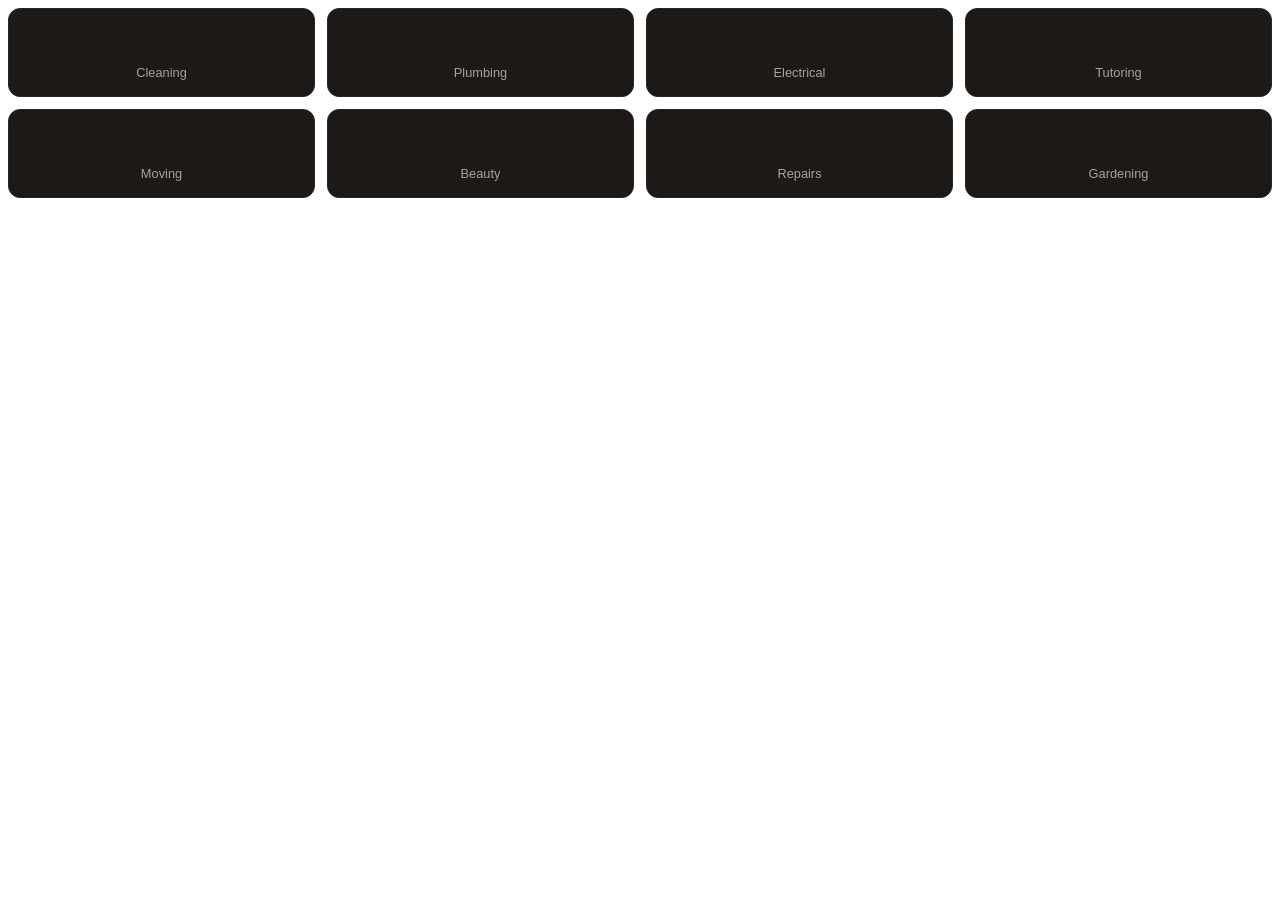
<file: design-system/icons/category-grid-integration.html>
<!--
  ProHelp Category Selector Grid — P3e integration example
  Drop this <use> pattern inside post-task.html wherever the category
  selector grid renders.  The sprite is inlined at the top of the page
  (or included via a fetch/import).
-->

<!-- 1. Inline sprite at the very top of <body> (once per page) -->
<!-- {% include "icons.svg" %}   ← server-side include          -->
<!-- OR load dynamically:
<script>
  fetch('/static/icons/icons.svg')
    .then(r => r.text())
    .then(svg => {
      const div = document.createElement('div');
      div.innerHTML = svg;
      document.body.insertBefore(div, document.body.firstChild);
    });
</script>
-->

<!-- 2. Category selector grid markup -->
<section class="category-grid" aria-label="Select a service category">

  <!-- Repeat for each category -->
  <button class="category-card" data-category="cleaning" type="button">
    <svg class="category-icon" aria-hidden="true" focusable="false">
      <use href="#icon-cleaning"/>
    </svg>
    <span class="category-label">Cleaning</span>
  </button>

  <button class="category-card" data-category="plumbing" type="button">
    <svg class="category-icon" aria-hidden="true" focusable="false">
      <use href="#icon-plumbing"/>
    </svg>
    <span class="category-label">Plumbing</span>
  </button>

  <button class="category-card" data-category="electrical" type="button">
    <svg class="category-icon" aria-hidden="true" focusable="false">
      <use href="#icon-electrical"/>
    </svg>
    <span class="category-label">Electrical</span>
  </button>

  <button class="category-card" data-category="tutoring" type="button">
    <svg class="category-icon" aria-hidden="true" focusable="false">
      <use href="#icon-tutoring"/>
    </svg>
    <span class="category-label">Tutoring</span>
  </button>

  <button class="category-card" data-category="moving" type="button">
    <svg class="category-icon" aria-hidden="true" focusable="false">
      <use href="#icon-moving"/>
    </svg>
    <span class="category-label">Moving</span>
  </button>

  <button class="category-card" data-category="beauty" type="button">
    <svg class="category-icon" aria-hidden="true" focusable="false">
      <use href="#icon-beauty"/>
    </svg>
    <span class="category-label">Beauty</span>
  </button>

  <button class="category-card" data-category="repairs" type="button">
    <svg class="category-icon" aria-hidden="true" focusable="false">
      <use href="#icon-repairs"/>
    </svg>
    <span class="category-label">Repairs</span>
  </button>

  <button class="category-card" data-category="gardening" type="button">
    <svg class="category-icon" aria-hidden="true" focusable="false">
      <use href="#icon-gardening"/>
    </svg>
    <span class="category-label">Gardening</span>
  </button>

</section>

<!-- 3. Minimal CSS for the grid (adapt to your design system tokens) -->
<style>
  /* Icon size matches the 24×32 viewBox aspect ratio */
  .category-icon {
    width: 24px;
    height: 32px;
    display: block;
    margin: 0 auto 8px;
    color: var(--text, #e5e7eb);   /* currentColor inherits this */
  }

  .category-card {
    display: flex;
    flex-direction: column;
    align-items: center;
    padding: 16px 12px;
    background: var(--card, #1c1917);
    border: 1px solid var(--border, #292524);
    border-radius: var(--r, 12px);
    cursor: pointer;
    transition: border-color 0.15s, background 0.15s;
  }

  .category-card:hover,
  .category-card[aria-pressed="true"] {
    border-color: #D97706;         /* gold highlight on select */
    background: rgba(217, 119, 6, 0.08);
  }

  .category-label {
    font-size: 0.8rem;
    color: var(--text-muted, #a8a29e);
    white-space: nowrap;
  }

  .category-grid {
    display: grid;
    grid-template-columns: repeat(4, 1fr);
    gap: 12px;
  }

  @media (max-width: 480px) {
    .category-grid { grid-template-columns: repeat(2, 1fr); }
  }
</style>
</file>
